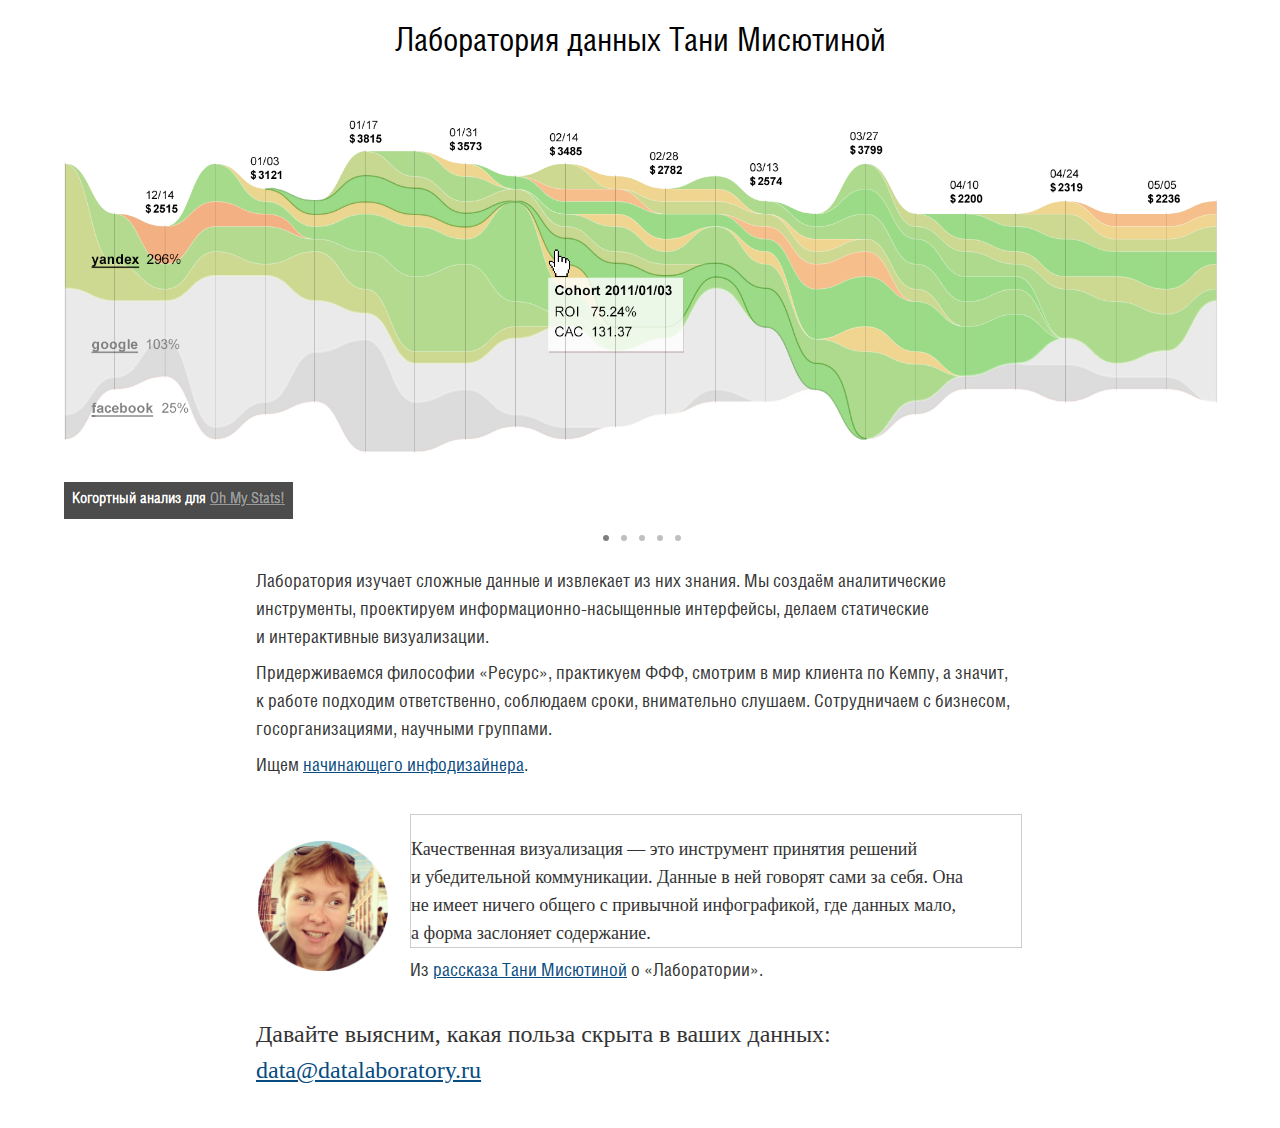
<file: index.html>
<!DOCTYPE html>

<html lang="en">
<head>
	<meta charset="utf-8">
	<title>Лаборатория данных</title>

	<meta http-equiv="X-UA-Compatible" content="IE=edge,chrome=1">
	<meta name="viewport" content="width=device-width, initial-scale=1.0">
	<link rel="shortcut icon" href="/i/favicon.ico">


  <!-- Page styles-->
  <link href="/css/main.css" rel="stylesheet">
  <link rel="stylesheet" href="/css/font.css" type="text/css" charset="utf-8">
  <link rel="stylesheet" href="/css/main.css" type="text/css" charset="utf-8">


  <!-- jQuery -->
  <script src="http://ajax.googleapis.com/ajax/libs/jquery/1.7.1/jquery.min.js"></script>

  <!-- Fotorama -->
  <link rel="stylesheet" href="/css/fotorama.css">
  <script src="/js/fotorama.js"></script>

</head>

<body>

  <h1 class="logo">Лаборатория данных Тани Мисютиной</h1>
	
  <div class="fotorama" data-nav="dots" data-width="95%" style = "margin-left:5%">
		<div class="caption" data-img="i/oms.png">
			<b class="caption__title">Когортный анализ для <a href = "http://ohmystats.com">Oh My Stats!</a></b>		
		</div>
		<div class="caption" style="left:40px;" data-img="i/mosmetro.png">
			<b class="caption__title">Пассажиропотоки в московском метро</b>		
		</div>
    <div class="caption" style="left:80px;" data-img="i/zepto-timeline.png">
      <b class="caption__title">Анализ скачиваний <a href = "http://zeptolab.com">для Зептолаба</a></b>    
    </div>
		<div class="caption" style="left:70px;" data-img="i/zepto-geo.png">
			<b class="caption__title">Статистика по странам <a href = "http://zeptolab.com">для Зептолаба</a></b>		
		</div>
		<div class="caption" style="left:40px;" data-img="i/observer.png">
			<b class="caption__title">Приложение <a href = "http://webnabludatel.org/">Веб-наблюдатель</a></b>		
		</div>
	</div>

   <div style="margin-left:20%; margin-top:20px; width:60%; font-size:18px; line-height:28px;"> 
    <p>Лаборатория изучает сложные данные и извлекает из них знания. Мы создаём аналитические инструменты, проектируем информационно-насыщенные интерфейсы, делаем статические и&nbsp;интерактивные визуализации.</p>

    <p>Придерживаемся философии «Ресурс», практикуем ФФФ, смотрим в&nbsp;мир клиента по&nbsp;Кемпу, а&nbsp;значит, к&nbsp;работе подходим ответственно, соблюдаем сроки, внимательно слушаем. Сотрудничаем с&nbsp;бизнесом, госорганизациями, научными группами.</p>  
    
    <p>Ищем <a href="/jobs/">начинающего инфодизайнера</a>.</p>

    <div id="fb-root"></div>
    <script>(function(d, s, id) {
  var js, fjs = d.getElementsByTagName(s)[0];
  if (d.getElementById(id)) return;
  js = d.createElement(s); js.id = id;
  js.src = "//connect.facebook.net/en_US/all.js#xfbml=1&appId=237838789600836";
  fjs.parentNode.insertBefore(js, fjs);
}(document, 'script', 'facebook-jssdk'));</script>

    <div class="fb-like" data-href="https://www.facebook.com/data.laboratory" data-send="false" data-width="550" data-show-faces="true"></div>

    <table>
      <tr>
        <td valign="top"><img src="/i/tm.png" width=130 style="float:left; margin-right:20px; margin-top:35px;"></td>
        <td>
          <p class="quote">Качественная визуализация — это инструмент принятия решений и&nbsp;убедительной коммуникации. Данные в&nbsp;ней говорят сами за&nbsp;себя. Она не&nbsp;имеет ничего общего с&nbsp;привычной инфографикой, где данных мало, а&nbsp;форма заслоняет содержание.</p>

          <p style="font-family:'HeliosCondWeb'">Из <a href="http://blog.infotanka.ru/all/laboratoriya-dannyh/">рассказа Тани Мисютиной</a> о «Лаборатории».</p>
        </td>
      </tr>
    </table>

    <p class="slogan">Давайте выясним, какая польза скрыта в ваших данных:
    <a href="mailto:data@datalaboratory.ru">data@datalaboratory.ru</a></p>

  </div>

</body>
</html>
</file>
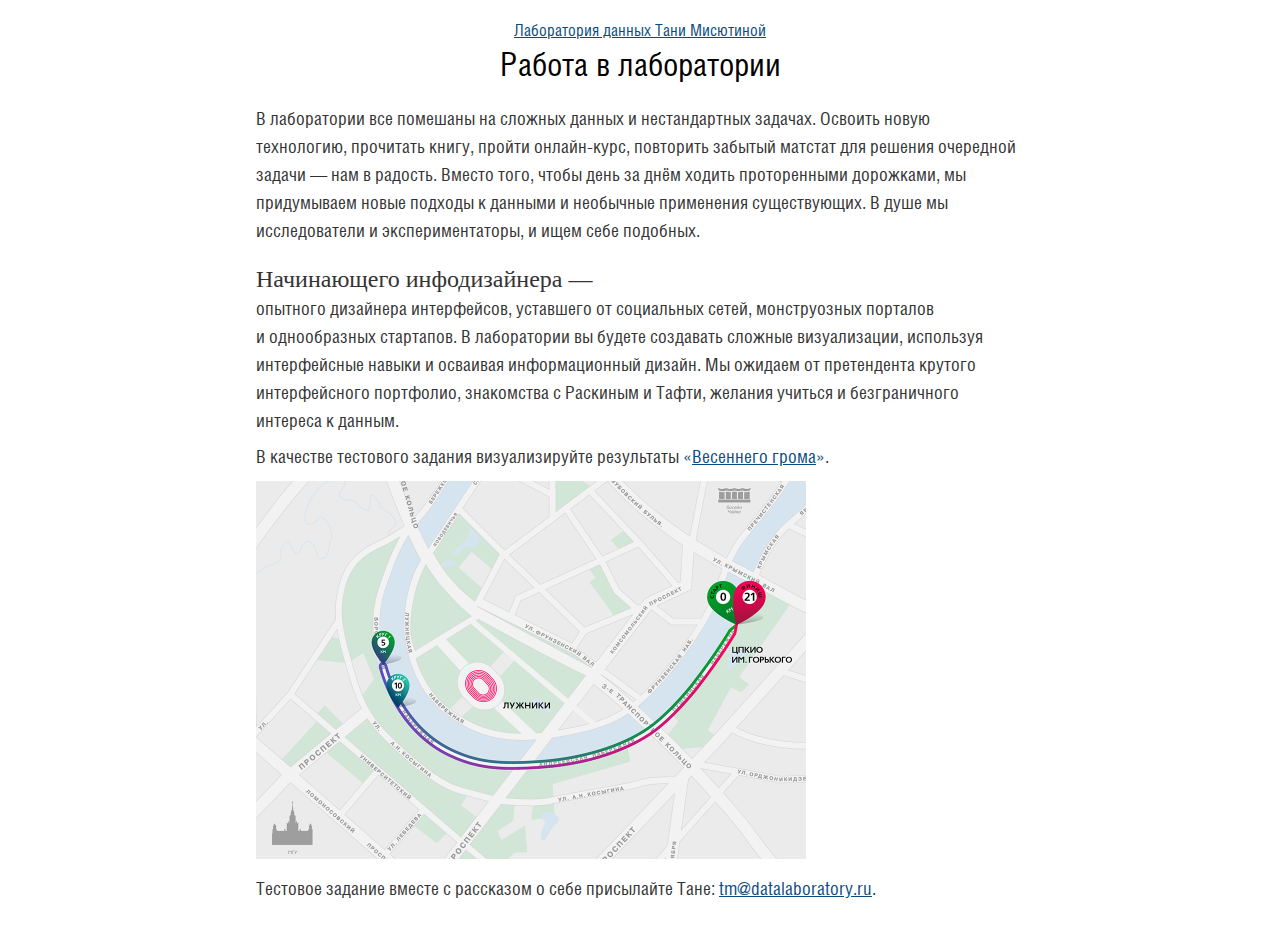
<file: jobs/index.html>
<!DOCTYPE html>

<html lang="en">
<head>
	<meta charset="utf-8">
	<title>Работа в лаборатории</title>

	<meta http-equiv="X-UA-Compatible" content="IE=edge,chrome=1">
	<meta name="viewport" content="width=device-width, initial-scale=1.0">
	<link rel="shortcut icon" href="/i/favicon.ico">


  <!-- Page styles-->
  <link href="/css/main.css" rel="stylesheet">
  <link rel="stylesheet" href="/css/font.css" type="text/css" charset="utf-8">
  <link rel="stylesheet" href="/css/main.css" type="text/css" charset="utf-8">


  <!-- jQuery -->
  <script src="http://ajax.googleapis.com/ajax/libs/jquery/1.7.1/jquery.min.js"></script>


</head>

<body>
<p style="text-align:center; margin-top:20px; margin-bottom:0px;"><a href="/">Лаборатория данных Тани Мисютиной</a></p>

  <h1 class="logo" style="padding-top:5px;">Работа в лаборатории</h1>
  
   <div style="margin-left:20%; margin-top:20px; width:60%; font-size:18px; line-height:28px;"> 
    <p>В лаборатории все помешаны на сложных данных и нестандартных задачах. Освоить новую технологию, прочитать книгу, пройти онлайн-курс, повторить забытый матстат для решения очередной задачи — нам в радость. Вместо того, чтобы день за днём ходить проторенными дорожками, мы придумываем новые подходы к данными и необычные применения существующих. В душе мы исследователи и экспериментаторы, и ищем себе подобных.</p>
    
    <h2>Начинающего инфодизайнера — </h2>

	<p style="margin-top:2px;">опытного дизайнера интерфейсов, уставшего от&nbsp;социальных сетей, монструозных порталов и&nbsp;однообразных стартапов. В&nbsp;лаборатории вы будете создавать сложные визуализации, используя интерфейсные навыки и&nbsp;осваивая информационный дизайн. Мы ожидаем от&nbsp;претендента крутого интерфейсного портфолио, знакомства с&nbsp;Раскиным и&nbsp;Тафти, желания учиться и безграничного интереса к&nbsp;данным.</p>
	
	<p>В качестве тестового задания визуализируйте результаты <a target="_blank" href="http://3sport.org/vg-2013/results" class="hlaquo-s typo quoted_lnk">«<span class="typo inner_q_l">Весеннего грома</span>»</a>.</p>
	
	<img src="/i/spring@2x.png" width=550px style="margin-top:10px; border:1px #ccc"/>
	
	<p>Тестовое задание вместе с рассказом о себе присылайте Тане: <a href="mailto:tm@datalaboratory.ru">tm@datalaboratory.ru</a>.</p>
	
    <div id="fb-root"></div>
    <script>(function(d, s, id) {
  var js, fjs = d.getElementsByTagName(s)[0];
  if (d.getElementById(id)) return;
  js = d.createElement(s); js.id = id;
  js.src = "//connect.facebook.net/en_US/all.js#xfbml=1&appId=237838789600836";
  fjs.parentNode.insertBefore(js, fjs);
}(document, 'script', 'facebook-jssdk'));</script>

    <div class="fb-like" data-href="http://datalaboratory.ru/jobs/infodesigner-1/index.html" data-send="false" data-width="550" data-show-faces="true"></div>


  </div>

</body>
</html>
</file>
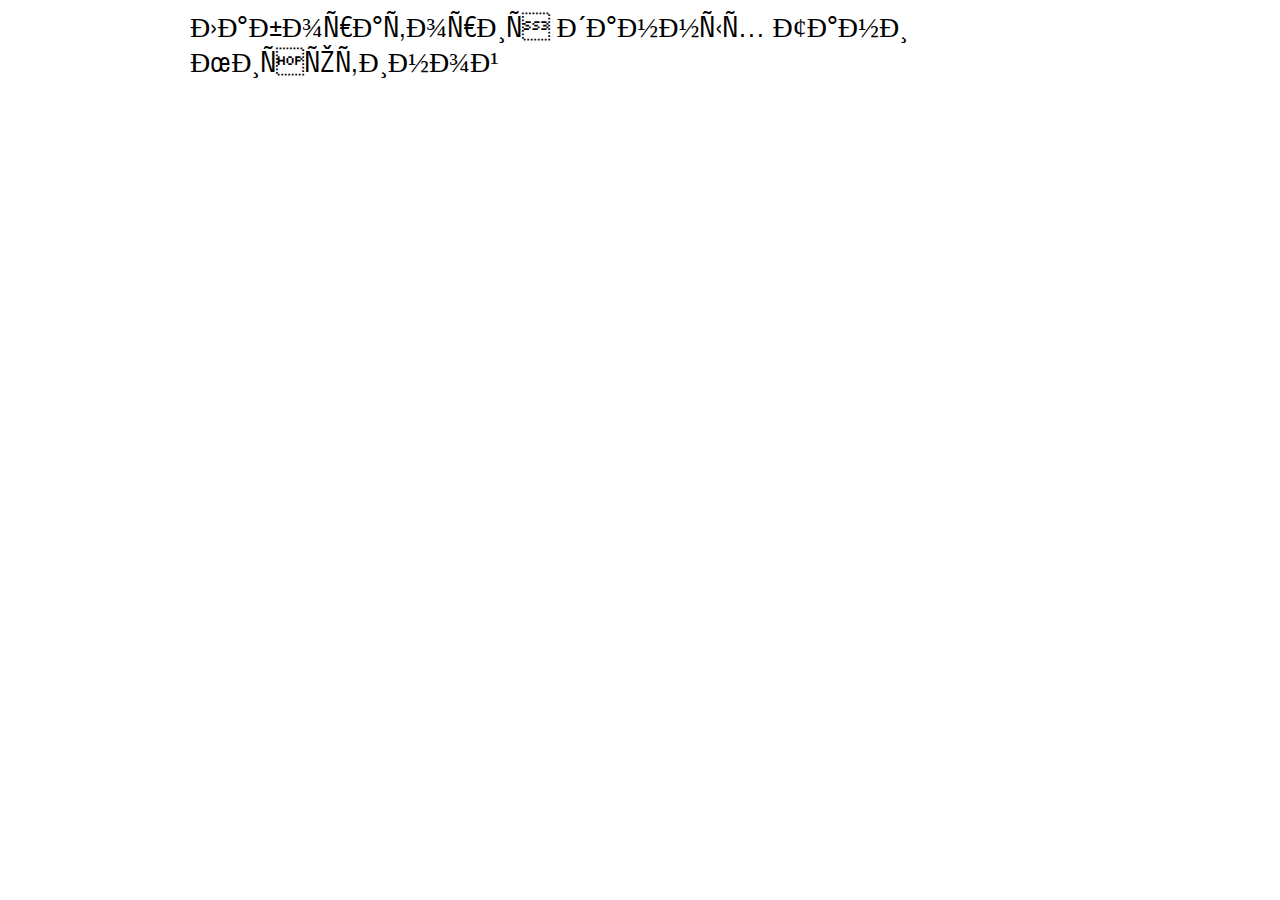
<file: HLS57.html>
<!DOCTYPE html PUBLIC "-//W3C//DTD XHTML 1.0 Strict//EN"
	"http://www.w3.org/TR/xhtml1/DTD/xhtml1-strict.dtd">

<html xmlns="http://www.w3.org/1999/xhtml" xml:lang="en" lang="en">
<head>
	<meta http-equiv="Content-Type" content="text/html; charset=1252"/>

<!--
These webfonts were purchased at www.ParaType.com
You can purchase them too. Please don't steal them.

Please don't remove this notice. Thanks.
-->	
	<title>Font Face Demo</title>
	<link rel="stylesheet" href="/css/font.css" type="text/css" charset="utf-8">
</head>
<body>
	<div id="container">
	
	<p class="HeliosCondWeb samplebox" style="font-size:28px">
Лаборатория данных Тани Мисютиной</p>

	</div>
	
</body>
</html>
</file>
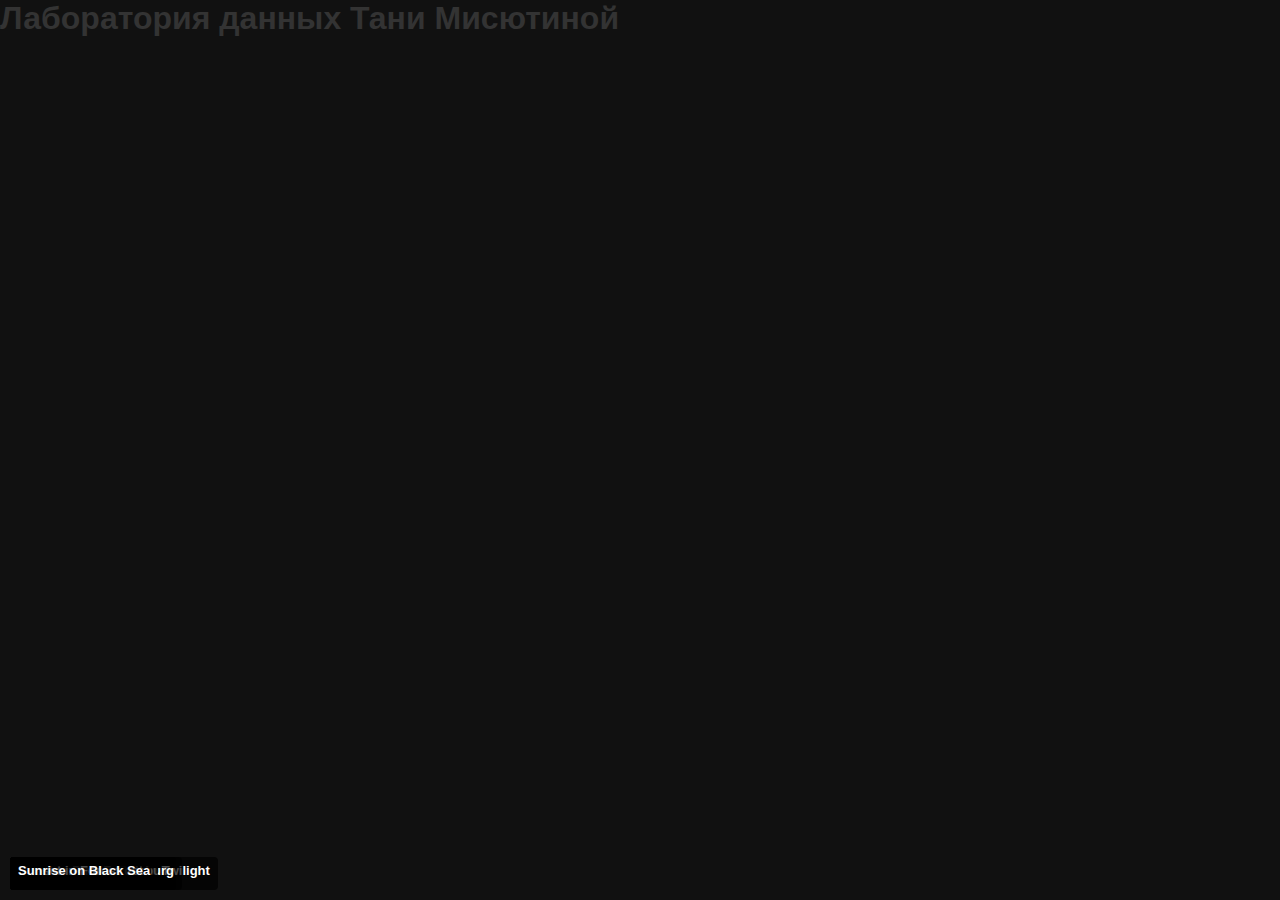
<file: index-000.html>
<!DOCTYPE html>

<!--
© Artem Polikarpov, 2011—2012 | http://fotoramajs.com/
-->

<html lang="en">
<head>
	<meta charset="utf-8">
	<title>Single-Page Portfolio</title>

	<meta http-equiv="X-UA-Compatible" content="IE=edge,chrome=1">
	<meta name="viewport" content="width=device-width, initial-scale=1.0">

  <!-- Page styles-->
  <link href="css/styles.css" rel="stylesheet">
  <link rel="stylesheet" href="/css/font.css" type="text/css" charset="utf-8">


  <!-- jQuery -->
  <script src="http://ajax.googleapis.com/ajax/libs/jquery/1.7.1/jquery.min.js"></script>

  <!-- Fotorama -->
  <!-- Please, do not hotlink to theese files! -->
  <!-- Download your copy at http://fotoramajs.com/download/ -->
  <link rel="stylesheet" href="http://fotoramajs.com/fotorama/jsfiddle/fotorama.css">
  <script src="http://fotoramajs.com/fotorama/jsfiddle/fotorama.js"></script>
  <!-- Please, do not hotlink to theese files! -->
</head>
<body>

	<div class="header">
		<h1 class="logo">Лаборатория данных Тани Мисютиной</h1>
	</div>

	<div class="fotorama" data-fullscreen="true" data-hash="true" data-nav="none" data-background="#111" data-minWidth="640px">
		<div class="caption" data-img="i/01.jpg">
			<b class="caption__title">Baltic Sea in Twilight</b>		
		</div>
		<div class="caption" data-img="i/02.jpg">
			<b class="caption__title">Small Tree and Waterfall</b>		
		</div>
		<div class="caption" data-img="i/03.jpg">
			<b class="caption__title">Sunset in Sand Dunes</b>		
		</div>
		<div class="caption" data-img="i/04.jpg">
			<b class="caption__title">Stones on Seashore in Twilight</b>		
		</div>
		<div class="caption" data-img="i/05.jpg">
			<b class="caption__title">Sand Dunes</b>		
		</div>
		<div class="caption" data-img="i/06.jpg">
			<b class="caption__title">Mountains Near Salzburg</b>		
		</div>
		<div class="caption" data-img="i/07.jpg">
			<b class="caption__title">Suset in Pine Forest</b>		
		</div>
		<div class="caption" data-img="i/08.jpg">
			<b class="caption__title">Sunset in Forest</b>		
		</div>
		<div class="caption" data-img="i/09.jpg">
			<b class="caption__title">Sunrise on Black Sea</b>		
		</div>
	</div>

</body>
</html>
</file>
<file: css/font.css>
/* Generated by ParaType (http://www.paratype.com)*/
/* Font HeliosCond: Copyright � ParaType, 2012. All rights reserved.*/


@font-face {
	font-family: 'HeliosCondWeb';
	src: url('/fonts/HLS57__W.eot');
	src: local('HeliosCond Web'), local('HeliosCondWeb'),
	     url('/fonts/HLS57__W.eot?#iefix') format('embedded-opentype'),
	     url('/fonts/HLS57__W.woff') format('woff'),
	     url('/fonts/HLS57__W.ttf') format('truetype'),
	     url('/fonts/HLS57__W.svg#HeliosCondWeb') format('svg');
	font-weight: normal;
	font-style: normal;
}


body {font-family: Helvetica, Arial, sans-serif; color:#333333;}

.HeliosCondWeb {
			font-family: 'HeliosCondWeb';
			font-weight: normal;
			font-style: normal;
			color:#000000;
		}


#container {
			width: 900px;
			margin-left: auto;
			margin-right: auto;
			overflow: none;
		}

.samplebox {
			white-space:wrap;
			margin-top:10px;
			margin-bottom: 0px;
		}
</file>
<file: css/fotorama.css>
/*! Fotorama 3.0.8 | http://fotoramajs.com/license/  */
.fotorama__noise,.fotorama__thumbs_previews,.fotorama__caption_overlay,.fotorama_fullscreen .fotorama__caption{background-image:url("[data-uri]")}.fotorama_shadows .fotorama__wrap:before,.fotorama_shadows .fotorama__wrap:after,.fotorama_shadows .fotorama__thumbs_previews:before,.fotorama_shadows .fotorama__thumbs_previews:after,.fotorama_csstransitions .fotorama__wrap_style_touch .fotorama__shaft,.fotorama__thumb__dot,.fotorama_csstransitions .fotorama__thumbs_previews .fotorama__thumbs-shaft,.fotorama_csstransitions .fotorama__thumbs_previews .fotorama__thumb-border,.fotorama__arr,.fotorama__fsi{-webkit-transition-timing-function:cubic-bezier(0.1,0,0.25,1);-moz-transition-timing-function:cubic-bezier(0.1,0,0.25,1);-o-transition-timing-function:cubic-bezier(0.1,0,0.25,1);transition-timing-function:cubic-bezier(0.1,0,0.25,1)}.fotorama_shadows .fotorama__wrap:before,.fotorama_shadows .fotorama__wrap:after,.fotorama_shadows .fotorama__thumbs_previews:before,.fotorama_shadows .fotorama__thumbs_previews:after,.fotorama__thumb__dot,.fotorama__arr,.fotorama__fsi{-webkit-transition-duration:333ms;-moz-transition-duration:333ms;-o-transition-duration:333ms;transition-duration:333ms}.fotorama_csstransitions .fotorama__wrap_style_touch .fotorama__shaft,.fotorama__thumb:hover .fotorama__thumb__dot,.fotorama__thumb_selected .fotorama__thumb__dot,.fotorama__thumb_selected:hover .fotorama__thumb__dot,.fotorama_csstransitions .fotorama__thumbs_previews .fotorama__thumbs-shaft,.fotorama_csstransitions .fotorama__thumbs_previews .fotorama__thumb-border{-webkit-transition-duration:0;-moz-transition-duration:0;-o-transition-duration:0;transition-duration:0}.fotorama_csstransitions .fotorama__wrap_style_touch .fotorama__shaft,.fotorama_csstransitions .fotorama__thumbs_previews .fotorama__thumbs-shaft,.fotorama_csstransitions .fotorama__thumbs_previews .fotorama__thumb-border{-webkit-transform:translate(0,0);-moz-transform:translate(0,0);-ms-transform:translate(0,0);-o-transform:translate(0,0);transform:translate(0,0)}.fullscreen,.fotorama__wrap,.fotorama__wrap_style_fade .fotorama__frame{background:-webkit-gradient(radial,50% 50%,0,50% 50%,500,color-stop(0%,#f3f2f1),color-stop(12.8%,#f3f2f1),color-stop(100%,#cacac9));background:-webkit-radial-gradient(#f3f2f1,#f3f2f1 64px,#cacac9 500px);background:-moz-radial-gradient(#f3f2f1,#f3f2f1 64px,#cacac9 500px);background:-o-radial-gradient(#f3f2f1,#f3f2f1 64px,#cacac9 500px);background:radial-gradient(#f3f2f1,#f3f2f1 64px,#cacac9 500px);background-color:#cacac9}.fotorama-outer,.fotorama__caption-outer{margin:0;padding:0}.fotorama{-webkit-tap-highlight-color:rgba(0,0,0,0);*zoom:1;position:relative;margin:0;padding:0}.fotorama img{max-width:99999px!important;min-width:0!important;width:auto}.fotorama:active,.fotorama:focus{outline:none}.fullscreen{width:100%!important;height:100%!important;overflow:hidden!important}.fullscreen *{visibility:hidden;overflow:visible}.fotorama_fullscreen{visibility:visible;position:fixed!important;top:0!important;right:0!important;bottom:0!important;left:0!important;width:100%!important;height:100%!important;margin:auto!important;z-index:2147483647!important;-webkit-box-sizing:border-box!important;-moz-box-sizing:border-box!important;-o-box-sizing:border-box!important;-ms-box-sizing:border-box!important;box-sizing:border-box!important}.fotorama_fullscreen *{visibility:visible}.fotorama_fullscreen .fotorama__wrap,.fotorama_fullscreen .fotorama__thumbs{margin:0!important}.fotorama_fullscreen.fotorama_fullscreen_quirks{position:absolute!important}.fotorama__wrap{position:relative;overflow:hidden;*zoom:1;margin:0;padding:0;-webkit-user-select:none;-moz-user-select:-moz-none;-khtml-user-select:none;-o-user-select:none;-ms-user-select:none;user-select:none}.fotorama__noise{top:0;left:0;bottom:0;right:0;position:absolute}.fotorama_shadows .fotorama__wrap:before,.fotorama_shadows .fotorama__wrap:after,.fotorama_shadows .fotorama__thumbs_previews:before,.fotorama_shadows .fotorama__thumbs_previews:after{content:"";display:block;position:absolute;text-decoration:none;top:3px;bottom:3px;width:10px;height:auto;-webkit-transition-property:all;-moz-transition-property:all;-o-transition-property:all;transition-property:all;z-index:10;*display:none!important}.fotorama_shadows .fotorama__wrap:before,.fotorama_shadows .fotorama__thumbs_previews:before{-webkit-box-shadow:rgba(0,0,0,0.5) 2px 0 8px,rgba(0,0,0,0.5) 0 0 3px;-moz-box-shadow:rgba(0,0,0,0.5) 2px 0 8px,rgba(0,0,0,0.5) 0 0 3px;box-shadow:rgba(0,0,0,0.5) 2px 0 8px,rgba(0,0,0,0.5) 0 0 3px;left:-25px}.fotorama_shadows .fotorama__wrap:after,.fotorama_shadows .fotorama__thumbs_previews:after{-webkit-box-shadow:rgba(0,0,0,0.5) -2px 0 8px,rgba(0,0,0,0.5) 0 0 3px;-moz-box-shadow:rgba(0,0,0,0.5) -2px 0 8px,rgba(0,0,0,0.5) 0 0 3px;box-shadow:rgba(0,0,0,0.5) -2px 0 8px,rgba(0,0,0,0.5) 0 0 3px;right:-25px}.fotorama_shadows .fotorama__wrap_shadow:before,.fotorama_shadows .fotorama__thumbs_shadow:before{left:-10px}.fotorama_shadows .fotorama__wrap_shadow:after,.fotorama_shadows .fotorama__thumbs_shadow:after{right:-10px}.fotorama_shadows .fotorama__wrap_shadow_no-left:before,.fotorama_shadows .fotorama__thumbs_shadow_no-left:before{left:-25px}.fotorama_shadows .fotorama__wrap_shadow_no-right:after,.fotorama_shadows .fotorama__thumbs_shadow_no-right:after{right:-25px}.fotorama_shadows.fotorama_vertical .fotorama__wrap:before,.fotorama_shadows.fotorama_vertical .fotorama__wrap:after,.fotorama_shadows.fotorama_vertical .fotorama__thumbs_previews:before,.fotorama_shadows.fotorama_vertical .fotorama__thumbs_previews:after{top:auto;left:3px;right:3px;width:auto;height:10px;-webkit-box-shadow:black,0,0,10px;-moz-box-shadow:black,0,0,10px;box-shadow:black,0,0,10px}.fotorama_shadows.fotorama_vertical .fotorama__wrap:before,.fotorama_shadows.fotorama_vertical .fotorama__thumbs_previews:before{-webkit-box-shadow:rgba(0,0,0,0.5) 0 2px 8px,rgba(0,0,0,0.5) 0 0 3px;-moz-box-shadow:rgba(0,0,0,0.5) 0 2px 8px,rgba(0,0,0,0.5) 0 0 3px;box-shadow:rgba(0,0,0,0.5) 0 2px 8px,rgba(0,0,0,0.5) 0 0 3px;top:-25px}.fotorama_shadows.fotorama_vertical .fotorama__wrap:after,.fotorama_shadows.fotorama_vertical .fotorama__thumbs_previews:after{-webkit-box-shadow:rgba(0,0,0,0.5) 0 -2px 8px,rgba(0,0,0,0.5) 0 0 3px;-moz-box-shadow:rgba(0,0,0,0.5) 0 -2px 8px,rgba(0,0,0,0.5) 0 0 3px;box-shadow:rgba(0,0,0,0.5) 0 -2px 8px,rgba(0,0,0,0.5) 0 0 3px;bottom:-25px}.fotorama_shadows.fotorama_vertical .fotorama__wrap_shadow:before,.fotorama_shadows.fotorama_vertical .fotorama__thumbs_shadow:before{top:-10px}.fotorama_shadows.fotorama_vertical .fotorama__wrap_shadow:after,.fotorama_shadows.fotorama_vertical .fotorama__thumbs_shadow:after{bottom:-10px}.fotorama_shadows.fotorama_vertical .fotorama__wrap_shadow_no-left:before,.fotorama_shadows.fotorama_vertical .fotorama__thumbs_shadow_no-left:before{top:-25px}.fotorama_shadows.fotorama_vertical .fotorama__wrap_shadow_no-right:after,.fotorama_shadows.fotorama_vertical .fotorama__thumbs_shadow_no-right:after{bottom:-25px}.fotorama_shadows.fotorama_fullscreen .fotorama__wrap:before,.fotorama_shadows.fotorama_fullscreen .fotorama__wrap:after,.fotorama_shadows.fotorama_fullscreen .fotorama__thumbs_previews:before,.fotorama_shadows.fotorama_fullscreen .fotorama__thumbs_previews:after{display:none}.fotorama__shaft{position:absolute;top:0;left:0;margin:0;padding:0}.fotorama_csstransitions .fotorama__wrap_style_touch *{-webkit-backface-visibility:hidden}.fotorama_csstransitions .fotorama__wrap_style_touch .fotorama__shaft{-webkit-transition-property:-webkit-transform;-moz-transition-property:-moz-transform;-o-transition-property:-o-transform;transition-property:transform}.fotorama_csstransitions .fotorama__thumbs_previews *{-webkit-backface-visibility:hidden}.fotorama__wrap_style_touch .fotorama__shaft{cursor:move;cursor:-webkit-grab;cursor:-moz-grab;cursor:-o-grab;cursor:-ms-grab;cursor:grab;*cursor:move!important}.fotorama__wrap_style_touch .fotorama__shaft_grabbing{cursor:-webkit-grabbing;cursor:-moz-grabbing;cursor:-o-grabbing;cursor:-ms-grabbing;cursor:grabbing}.fotorama__wrap_style_fade .fotorama__shaft,.fotorama_no-csstransitions .fotorama__shaft,.fotorama_no-csstransitions .fotorama__thumbs-shaft{-webkit-transform:translate(0,0)!important;-moz-transform:translate(0,0)!important;-ms-transform:translate(0,0)!important;-o-transform:translate(0,0)!important;transform:translate(0,0)!important}.fotorama__wrap_with-div{border:1px solid #7f7f7f}.fotorama__thumbs{text-align:center;position:relative;min-height:18px;margin:0;padding:0;font-size:0;line-height:0;-webkit-user-select:none;-moz-user-select:none;-o-user-select:none;-ms-user-select:none;user-select:none}.fotorama_vertical .fotorama__thumbs{position:absolute;top:0;left:0;width:18px}.fotorama__thumbs-shaft{text-align:left;margin:0;padding:0;display:-moz-inline-box;-moz-box-orient:vertical;display:inline-block;vertical-align:middle;*vertical-align:auto;*display:inline;*zoom:1}.fotorama__thumb{display:-moz-inline-box;-moz-box-orient:vertical;display:inline-block;vertical-align:middle;*vertical-align:auto;*display:inline;*zoom:1;cursor:pointer;position:relative;width:18px;height:18px;margin:0;padding:0;-webkit-tap-highlight-color:rgba(0,0,0,0.3)}.fotorama__thumb__dot{display:block;width:6px;height:6px;position:relative;top:6px;left:6px;-webkit-border-radius:6px;-moz-border-radius:6px;-ms-border-radius:6px;-o-border-radius:6px;border-radius:6px;background-color:#7f7f7f;filter:progid:DXImageTransform.Microsoft.Alpha(Opacity=50);opacity:0.5;-webkit-transition-property:opacity;-moz-transition-property:opacity;-o-transition-property:opacity;transition-property:opacity}.fotorama__thumb:hover .fotorama__thumb__dot{filter:progid:DXImageTransform.Microsoft.Alpha(Opacity=75);opacity:0.75}.fotorama__thumb_selected,.fotorama__thumb_selected:hover{cursor:default}.fotorama__thumb_selected .fotorama__thumb__dot,.fotorama__thumb_selected:hover .fotorama__thumb__dot{filter:progid:DXImageTransform.Microsoft.Alpha(Opacity=100);opacity:1}.fotorama__thumb_disabled{display:none;cursor:default}.fotorama__thumbs_previews{overflow:hidden;background-color:#d2d2d1}.fotorama__thumbs_previews .fotorama__thumbs-shaft{position:absolute;top:0;left:0;white-space:nowrap}.fotorama__thumbs_previews .fotorama__thumb{width:auto;background:rgba(127,127,127,0.25)}.fotorama__thumbs_previews .fotorama__thumb__img{width:auto;border:none;margin:0;padding:0}.fotorama__thumbs_previews .fotorama__thumb-border{border:solid;border-color:#00d1ff #00afea #008ed6;background:-webkit-gradient(linear,50% 0%,50% 100%,color-stop(0%,rgba(255,255,255,0.25)),color-stop(100%,rgba(55,55,55,0.05)));background:-webkit-linear-gradient(rgba(255,255,255,0.25),rgba(55,55,55,0.05));background:-moz-linear-gradient(rgba(255,255,255,0.25),rgba(55,55,55,0.05));background:-o-linear-gradient(rgba(255,255,255,0.25),rgba(55,55,55,0.05));background:linear-gradient(rgba(255,255,255,0.25),rgba(55,55,55,0.05));background-color:rgba(175,175,175,0.15);position:absolute;z-index:10;-webkit-box-sizing:content-box;-moz-box-sizing:content-box;-o-box-sizing:content-box;-ms-box-sizing:content-box;box-sizing:content-box;display:none}.fotorama_horizontal .fotorama__thumbs_previews .fotorama__thumb{margin-left:0!important}.fotorama_vertical .fotorama__thumbs_previews .fotorama__thumb{float:none;display:block;margin-top:0!important}.fotorama_csstransitions .fotorama__thumbs_previews .fotorama__thumbs-shaft{-webkit-transition-property:-webkit-transform;-moz-transition-property:-moz-transform;-o-transition-property:-o-transform;transition-property:transform}.fotorama_csstransitions .fotorama__thumbs_previews .fotorama__thumb-border{-webkit-transition-property:-webkit-transform,left,top,border,background,width,height;-moz-transition-property:-moz-transform,left,top,border,background,width,height;-o-transition-property:-o-transform,left,top,border,background,width,height;transition-property:transform left top border background width height}.fotorama__frame{position:absolute;overflow:hidden;top:0;left:0;margin:0;padding:0}.fotorama__frame *{z-index:2}.fotorama__frame_active{z-index:5}.fotorama__wrap_style_fade .fotorama__frame{left:0!important}.fotorama__img{position:absolute;margin:0!important;padding:0!important;top:0;left:0;z-index:1}.fotorama_shadows .fotorama__img{-webkit-box-shadow:0 0 5px rgba(0,0,0,0.25);-moz-box-shadow:0 0 5px rgba(0,0,0,0.25);box-shadow:0 0 5px rgba(0,0,0,0.25)}.fotorama__arr{display:block;position:absolute;font-family:sans-serif;width:44px;text-align:center;z-index:10;color:white;-webkit-transition-property:opacity,margin;-moz-transition-property:opacity,margin;-o-transition-property:opacity,margin;transition-property:opacity margin;font-size:18px;top:50%;line-height:72px;margin-top:-36px;text-shadow:black 0 0 5px;cursor:pointer;opacity:0;font-style:normal!important;-webkit-tap-highlight-color:rgba(255,255,255,0.15)}.fotorama__arr_prev{left:0;margin-left:0}.fotorama__arr_next{left:100%;margin-left:-44px}.fotorama__arr_disabled{cursor:default;*display:none}.fotorama_touch .fotorama__arr{opacity:1!important;-webkit-transition:none;-moz-transition:none;-o-transition:none;transition:none}.fotorama_touch .fotorama__arr_disabled{opacity:0.11!important}.fotorama__wrap_mouseover .fotorama__arr{opacity:0.6}.fotorama__wrap_mouseover .fotorama__arr:hover,.fotorama__wrap_mouseover .fotorama__arr_hover{opacity:1;text-shadow:black 0 0 5px,black 0 0 25px}.fotorama__wrap_mouseover .fotorama__arr_prev,.fotorama_touch .fotorama__arr_prev{margin-left:0}.fotorama__wrap_mouseover .fotorama__arr_next,.fotorama_touch .fotorama__arr_next{margin-left:-44px}.fotorama__wrap_mouseover .fotorama__arr_disabled,.fotorama__wrap_mouseover .fotorama__arr_disabled:hover,.fotorama_touch .fotorama__arr_disabled,.fotorama_touch .fotorama__arr_disabled:hover{opacity:0.11;text-shadow:none}.fotorama__wrap_mouseout .fotorama__arr{opacity:0}.fotorama__wrap_mouseout .fotorama__arr_prev{margin-left:-44px}.fotorama__wrap_mouseout .fotorama__arr_next{margin-left:0}.fotorama__wrap_style_fade .fotorama__arr_prev{margin-left:0}.fotorama__wrap_style_fade .fotorama__arr_next{margin-left:-44px}.fotorama_vertical .fotorama__arr{width:72px;line-height:44px;margin-top:0;margin-left:0;top:auto;left:50%;margin-left:-36px}.fotorama_vertical .fotorama__arr_prev{top:0;margin-top:0}.fotorama_vertical .fotorama__arr_next{bottom:0;margin-bottom:0}.fotorama_vertical .fotorama__wrap_mouseover .fotorama__arr_prev,.fotorama_vertical .fotorama_touch .fotorama__arr_prev{margin-top:0}.fotorama_vertical .fotorama__wrap_mouseover .fotorama__arr_next,.fotorama_vertical .fotorama_touch .fotorama__arr_next{margin-bottom:0}.fotorama_vertical .fotorama__wrap_mouseout .fotorama__arr_prev{margin-top:-44px}.fotorama_vertical .fotorama__wrap_mouseout .fotorama__arr_next{margin-bottom:-44px}.fotorama__caption{margin:0.5em 0;white-space:normal;position:relative}.fotorama__caption_overlay,.fotorama_fullscreen .fotorama__caption{background-color:#1e1d1c;color:white;z-index:15;margin:0;position:absolute;left:0;bottom:0;padding:5px 10px}.fotorama__fsi{position:absolute;width:32px;height:32px;right:0;top:0;opacity:0;font-size:0;line-height:0;z-index:20;cursor:pointer;-webkit-transition-property:opacity;-moz-transition-property:opacity;-o-transition-property:opacity;transition-property:opacity}.fotorama__fsi .i0{position:absolute;width:32px;height:32px;top:0;left:0;background:url("[data-uri]");border:none}.fotorama__fsi i{position:absolute;width:4px;height:4px;-webkit-box-sizing:content-box;-moz-box-sizing:content-box;-o-box-sizing:content-box;-ms-box-sizing:content-box;box-sizing:content-box;border:1px solid #111}.fotorama__fsi .i1 .i1,.fotorama__fsi .i2 .i2,.fotorama__fsi .i3 .i3,.fotorama__fsi .i4 .i4{width:3px;height:3px;border-color:#eee;top:0;left:0;margin:0!important}.fotorama__fsi .i1{top:7px;left:7px;border-right:none;border-bottom:none;margin:2px 0 0 2px}.fotorama__fsi .i2{top:7px;left:18px;border-left:none;border-bottom:none;margin:2px 0 0}.fotorama__fsi .i3{top:18px;left:18px;border-top:none;border-left:none}.fotorama__fsi .i4{top:18px;left:7px;border-right:none;border-top:none;margin:0 0 0 2px}.fotorama__fsi.fotorama__fsi_hover .i1,.fotorama__fsi.fotorama__fsi_hover .i2,.fotorama__fsi.fotorama__fsi_hover .i3,.fotorama__fsi.fotorama__fsi_hover .i4{margin:1px 0 0 1px}.fotorama_fullscreen .fotorama__fsi .i1,.fotorama_fullscreen .fotorama__fsi .i2,.fotorama_fullscreen .fotorama__fsi .i3,.fotorama_fullscreen .fotorama__fsi .i4{margin:1px 0 0 1px}.fotorama_fullscreen .fotorama__fsi.fotorama__fsi_hover .i1{margin:2px 0 0 2px}.fotorama_fullscreen .fotorama__fsi.fotorama__fsi_hover .i2{margin:2px 0 0}.fotorama_fullscreen .fotorama__fsi.fotorama__fsi_hover .i3{margin:0}.fotorama_fullscreen .fotorama__fsi.fotorama__fsi_hover .i4{margin:0 0 0 2px}.fotorama__wrap_mouseover .fotorama__fsi,.fotorama_touch .fotorama__fsi{opacity:1}.fotorama__state{position:absolute;width:32px;height:32px;margin-left:-16px;margin-top:-16px;line-height:32px;font-size:32px;text-align:center;background-repeat:no-repeat;z-index:6;top:50%;left:auto;font-family:Georgia}.fotorama__state svg{width:32px;height:32px;display:none}.fotorama_vertical .fotorama__state{top:auto;left:50%}.fotorama_loading .fotorama__state span{top:-3px}.fotorama_loading .fotorama__thumb-border{border-style:dashed;background:none}.fotorama_error .fotorama__state{background-position:0 0!important}.fotorama_error .fotorama__state svg{display:block}.fotorama_error .fotorama__thumb-border{border-color:#ff002a #e50015 #c00!important;background:none;border-style:dashed}.fotorama_error .fotorama__thumb_selected .fotorama__thumb__dot{background-color:#e50015!important;background-color:rgba(229,0,21,0.5)!important}
</file>
<file: css/main.css>
/* © 2012 Artem Sapegin http://sapegin.me */

/* Global reset */
* {
	padding:0;
	margin:0;
	box-sizing:border-box;
}

html {
}

body {
	font-family:'HeliosCondWeb', Helvetica, Arial, sans-serif;
	font-size:16px;
	padding-bottom:20px;

	}

	a,
	a:link,
	a:visited {
	color:#074b80;
	}

	a:hover,
	a:active,
	a:focus {
	color:#801007;
	}

.fullscreen .header,
.fullscreen .header *,
#download,
#download * {
	visibility:visible;
	z-index:10;
	}


/* Header */

p {
	margin-top: 8px;
}

.logo {
	width:100%;
	text-align:center;
	padding-top:20px;
	margin-bottom: 0px;
	font-size:32px;
	font-weight:normal;
	color:#000;
	font-family: 'HeliosCondWeb';
	}
	
h2 {
	font-size:24px;
	font-weight:normal;
	font-family: 'HeliosCondWebBold';
	margin-top: 20px;
}


.fb-like {
	width:100%;
	padding-bottom:10px;
	color:#000;
	margin-top: 15px;
	}

.slogan {
	font-size:24px; 
	line-height:36px; 
	font-family:'HeliosCondWebBold';
	margin-top: 30px;
	margin-bottom: 20px;
}

.quote {
	border: 1px, solid, #ccc;
	padding-top: 20px;
	font-family: 'HeliosCondWebItalic';
}



/* Descriptions */

.fotorama .caption {
	position:absolute;
	bottom:10px;
	left:0px;
	padding:6px 8px;
	border-radius:0px;
	color:#fff;
	text-shadow:0 0 1px #000;
	background:#000;
	background:hsla(0,0%,0%,.7);
	}
	.caption__title {
		display:block;
		margin-bottom:6px;
		font-size:15px;
		}
		.caption__title a,
		.caption__title a:link,
		.caption__title a:visited {
			color:#ccc;
			color:hsla(0,0%,100%,.6);
			}
		.caption__title a:hover,
		.caption__title a:active,
		.caption__title a:focus {
			color:#fff;
			}

a.quoted_lnk
{ text-decoration: none; }

a .slaquo,
a .hlaquo,
a .slaquo-s,
a .hlaquo-s,
a .slaquo-b,
a .hlaquo-b
{ margin: 0; }

.quoted_lnk .inner_q_l
{ text-decoration: underline; }

span.slaquo {margin-right: 0.44em}
span.hlaquo {margin-left: -0.44em}
span.slaquo-s {margin-right: 0.6em}
span.hlaquo-s {margin-left: -0.6em}
span.slaquo-b {margin-left: 0.85em}
span.hlaquo-b {margin-left: -0.85em}
</file>
<file: css/styles.css>
/* © 2012 Artem Sapegin http://sapegin.me */

/* Global reset */
* {
	padding:0;
	margin:0;
	box-sizing:border-box;
}

html {
  background:#111 !important;
}

body.fullscreen {
	position:relative;
	font-family:"Helvetica Neue", Helvetica, Arial, sans-serif;
	background:#111 !important;
	color:#eee;
  text-shadow:0 0 10px rgba(0,0,0,.75);
	font-size:16px;
	}

.header a,
.header a:link,
.header a:visited {
	color:#eee;
	}
.header a:hover,
.header a:active,
.header a:focus {
	color:#fff;
	}

.fullscreen .header,
.fullscreen .header *,
#download,
#download * {
	visibility:visible;
	z-index:10;
	}
.fullscreen .fotorama_fullscreen {
	z-index:1 !important;
	}


/* Header */
.fullscreen .fotorama-header {
	position:absolute;
	top:0;
	left:8px;
	width:100%;
	z-index:200;
	
	}

.fullscreen .logo {
	position:absolute;
	top:10px;
	left:auto;
	width:100%;
	text-align:center;
	font-size:32px;
	font-weight:normal;
	color:#fff;
	font-family: 'HeliosCondWeb';
	}

/* Descriptions */
.fotorama .caption {
	position:absolute;
	bottom:10px;
	left:10px;
	padding:6px 8px;
	border-radius:4px;
	color:#fff;
	text-shadow:0 0 1px #000;
	background:#000;
	background:hsla(0,0%,0%,.7);
	}
	.caption__title {
		display:block;
		margin-bottom:6px;
		font-size:13px;
		}
	.caption__location {
		display:block;
		margin-bottom:4px;
		font-size:11px;
		}
	.caption__info {
		display:block;
		font-size:11px;
		color:#ccc;
		color:hsla(0,0%,100%,.6);
		}
	.caption__credit {
		font-size:11px;
		color:#ccc;
		color:hsla(0,0%,100%,.6);
		}
		.caption__credit a,
		.caption__credit a:link,
		.caption__credit a:visited {
			color:#ccc;
			color:hsla(0,0%,100%,.6);
			}
		.caption__credit a:hover,
		.caption__credit a:active,
		.caption__credit a:focus {
			color:#fff;
			}

/* Download button */
#download {
	position:absolute;
	bottom:10px;
	right:10px;
  text-shadow: none;
	}
	#download a {
		display:inline-block;
		font-family:"Helvetica Neue", Helvetica, Arial, sans-serif;
		font-size:14px;
		}

@media (max-width:960px) {
	.fullscreen .logo {
		font-size:24px;
    left: auto;
    right: 30px;
    width: auto;

	}
}
@media (max-width:840px) {
	.fullscreen .logo {
		top:13px;
		font-size:18px;
    left: auto;
    right: 20px;
    width: auto;
	}
}
@media (max-width:760px) {
	.fullscreen .logo {
		left:auto;
		right:10px;
		width:auto;
	}
}
@media (max-width:640px) {
	.fullscreen .logo {
		top:50px;
		left:0;
		right:auto;
		width:100%;
	}
}
</file>
